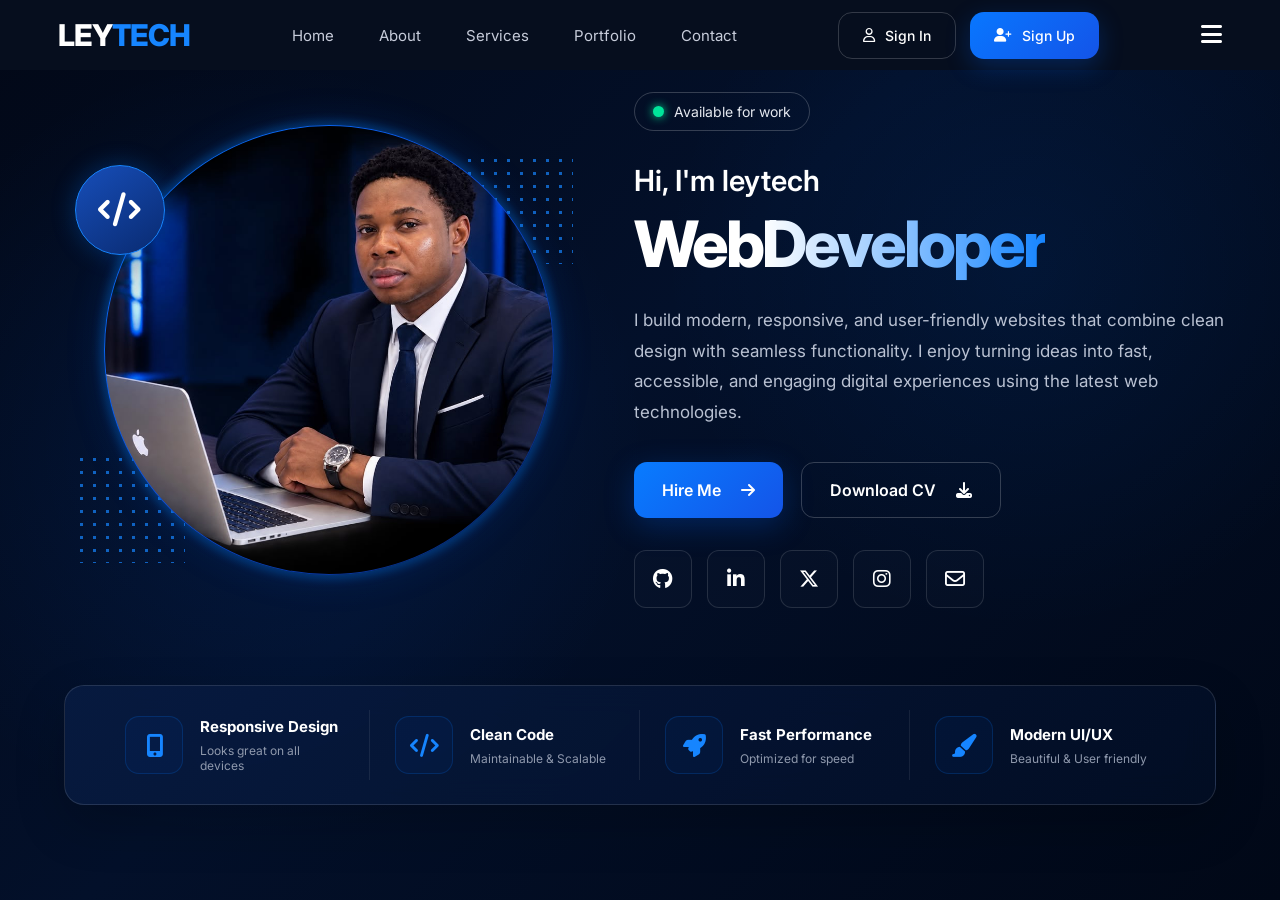
<file: index.html>
<!DOCTYPE html>
<html lang="en">
<head>
    <meta charset="UTF-8">
    <meta name="viewport" content="width=device-width, initial-scale=1.0">
    <title>LEYTECH | Web Developer</title>

    <!-- Google Font -->
    <link rel="preconnect" href="https://fonts.googleapis.com">
    <link rel="preconnect" href="https://fonts.gstatic.com" crossorigin>
    <link href="https://fonts.googleapis.com/css2?family=Inter:wght@400;500;600;700;800&display=swap" rel="stylesheet">

    <!-- Font Awesome -->
    <link rel="stylesheet"
          href="https://cdnjs.cloudflare.com/ajax/libs/font-awesome/6.5.2/css/all.min.css">

    <link rel="stylesheet" href="hero.css">
</head>

<body>

    <!-- ================= NAVBAR ================= -->
    <header class="navbar">

        <a href="#" class="logo">
            
            LEY<span>TECH</span>
        </a>

        <nav>
            <a href="#" class="index.html">Home</a>
            <a href="about.html">About</a>
            <a href="service.html">Services</a>
            <a href="#portfolio">Portfolio</a>
            <a href="contact.html">Contact</a>
        </nav>

        <div class="nav-buttons">
            <a href="#" class="sign-in">
                <i class="fa-regular fa-user"></i>
                Sign In
            </a>

            <a href="#" class="sign-up">
                <i class="fa-solid fa-user-plus"></i>
                Sign Up
            </a>
        </div>

        <button class="menu-btn">
            <i class="fa-solid fa-bars"></i>
        
        </button>

    </header>


    <!-- ================= HERO ================= -->
    <main class="hero">

        <!-- LEFT SIDE -->
        <section class="hero-image">

            <div class="code-badge">
                <i class="fa-solid fa-code"></i>
            </div>

            <div class="profile-circle">
                <!-- Replace with your own image -->
                <img src="photo3.jpeg" class="profile-img" alt="Kingsley">
            </div>

            <div class="dots dots-one"></div>
            <div class="dots dots-two"></div>
         </section>


        <!-- RIGHT SIDE -->
        <section class="hero-content">

            <div class="availability">
                <span></span>
                Available for work
            </div>
            

            <p class="intro">
                Hi, I'm ley<span>tech</span> 


            </p>

            <h1>
                Web<span>Developer</span>
            </h1>

            <p class="description">
                I build modern, responsive, and user-friendly websites
                that combine clean design with seamless functionality.
                I enjoy turning ideas into fast, accessible, and engaging
                digital experiences using the latest web technologies.
            </p>

            <div class="hero-buttons">

                <a href="#contact" class="hire-btn">
                    Hire Me
                    <i class="fa-solid fa-arrow-right"></i>
                </a>

                <a href="#" class="cv-btn">
                    Download CV
                    <i class="fa-solid fa-download"></i>
                </a>

            </div>


            <!-- SOCIAL LINKS -->
            <div class="social-links">

                <a href="#">
                    <i class="fa-brands fa-github"></i>
                </a>

                <a href="#">
                    <i class="fa-brands fa-linkedin-in"></i>
                </a>

                <a href="#">
                    <i class="fa-brands fa-x-twitter"></i>
                </a>

                <a href="#">
                    <i class="fa-brands fa-instagram"></i>
                </a>

                <a href="#">
                    <i class="fa-regular fa-envelope"></i>
                </a>

            </div>

        </section>

    </main>


    <!-- ================= FEATURES ================= -->
    <section class="features">

        <div class="feature">

            <div class="feature-icon">
                <i class="fa-solid fa-mobile-screen-button"></i>
            </div>

            <div>
                <h3>Responsive Design</h3>
                <p>Looks great on all devices</p>
            </div>

        </div>


        <div class="feature">

            <div class="feature-icon">
                <i class="fa-solid fa-code"></i>
            </div>

            <div>
                <h3>Clean Code</h3>
                <p>Maintainable & Scalable</p>
            </div>

        </div>


        <div class="feature">

            <div class="feature-icon">
                <i class="fa-solid fa-rocket"></i>
            </div>

            <div>
                <h3>Fast Performance</h3>
                <p>Optimized for speed</p>
            </div>

        </div>


        <div class="feature">

            <div class="feature-icon">
                <i class="fa-solid fa-paintbrush"></i>
            </div>

            <div>
                <h3>Modern UI/UX</h3>
                <p>Beautiful & User friendly</p>
            </div>

        </div>

    </section>


    <script>
        const menuBtn = document.querySelector(".menu-btn");
        const nav = document.querySelector("nav");

        menuBtn.addEventListener("click", () => {
            nav.classList.toggle("show");
        });
    </script>

</body>
</html>
</file>
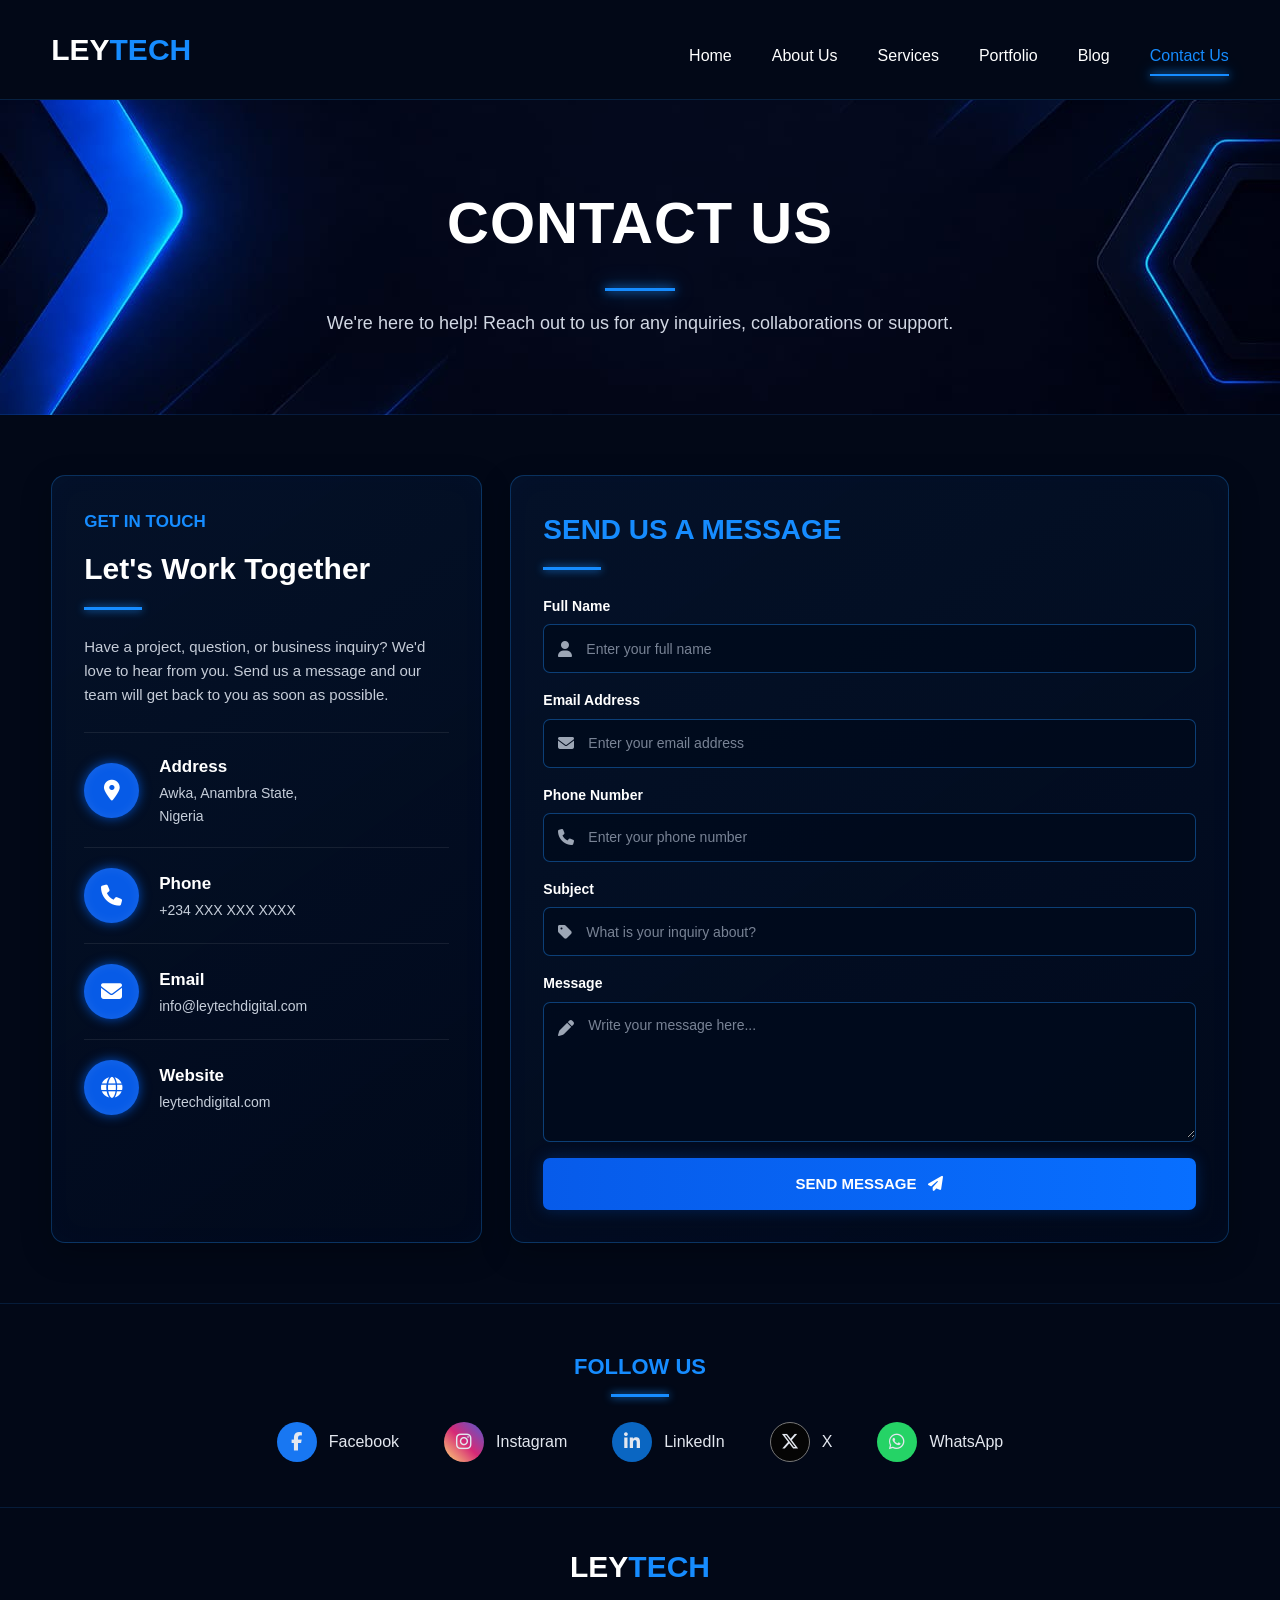
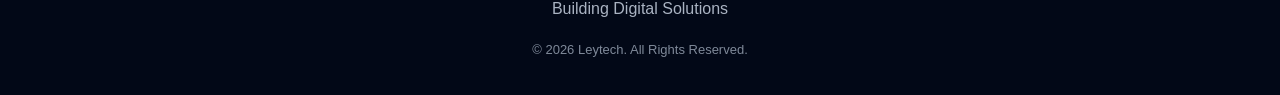
<file: contact.html>
<!doctype html>
<html lang="en">
  <head>
    <meta charset="UTF-8" />
    <meta name="viewport" content="width=device-width, initial-scale=1.0" />

    <title>LEYTECH | Contact Us</title>

    <!-- Font Awesome -->
    <link
      rel="stylesheet"
      href="https://cdnjs.cloudflare.com/ajax/libs/font-awesome/6.5.2/css/all.min.css"
    />

    <!-- Your CSS -->
    <link rel="stylesheet" href="contact.css" />
  </head>

  <body>
    <!-- ================= NAVBAR ================= -->
    <header class="navbar">
      <a href="#" class="logo">
        <span>LEY<span>TECH</span></span>
      </a>

      <nav>
        <a href="index.html">Home</a>
        <a href="about.html">About Us</a>
        <a href="service.html">Services</a>
        <a href="#">Portfolio</a>
        <a href="#">Blog</a>
        <a href="contact.html" class="active">Contact Us</a>
      </nav>
    </header>

    <!-- ================= HERO ================= -->
    <section class="contact-hero">
      <div class="hero-content">
        <h1>CONTACT US</h1>

        <div class="blue-line"></div>

        <p>
          We're here to help! Reach out to us for any inquiries, collaborations
          or support.
        </p>
      </div>
    </section>

    <!-- ================= CONTACT SECTION ================= -->
    <main class="contact-section">
      <!-- LEFT SIDE -->
      <div class="contact-info">
        <span class="small-title">GET IN TOUCH</span>

        <h2>Let's Work Together</h2>

        <div class="small-line"></div>

        <p class="intro">
          Have a project, question, or business inquiry? We'd love to hear from
          you. Send us a message and our team will get back to you as soon as
          possible.
        </p>

        <!-- Address -->
        <div class="contact-item">
          <div class="contact-icon">
            <i class="fa-solid fa-location-dot"></i>
          </div>

          <div>
            <h3>Address</h3>
            <p>Awka, Anambra State,<br />Nigeria</p>
          </div>
        </div>

        <!-- Phone -->
        <div class="contact-item">
          <div class="contact-icon">
            <i class="fa-solid fa-phone"></i>
          </div>

          <div>
            <h3>Phone</h3>
            <p>+234 XXX XXX XXXX</p>
          </div>
        </div>

        <!-- Email -->
        <div class="contact-item">
          <div class="contact-icon">
            <i class="fa-solid fa-envelope"></i>
          </div>

          <div>
            <h3>Email</h3>
            <p>info@leytechdigital.com</p>
          </div>
        </div>

        <!-- Website -->
        <div class="contact-item">
          <div class="contact-icon">
            <i class="fa-solid fa-globe"></i>
          </div>

          <div>
            <h3>Website</h3>
            <p>leytechdigital.com</p>
          </div>
        </div>
      </div>

      <!-- RIGHT SIDE -->
      <div class="contact-form">
        <h2>SEND US A MESSAGE</h2>

        <div class="small-line"></div>

        <form>
          <!-- Full Name -->
          <div class="form-group">
            <label>Full Name</label>

            <div class="input-box">
              <i class="fa-solid fa-user"></i>
              <input type="text" placeholder="Enter your full name" />
            </div>
          </div>

          <!-- Email -->
          <div class="form-group">
            <label>Email Address</label>

            <div class="input-box">
              <i class="fa-solid fa-envelope"></i>
              <input type="email" placeholder="Enter your email address" />
            </div>
          </div>

          <!-- Phone -->
          <div class="form-group">
            <label>Phone Number</label>

            <div class="input-box">
              <i class="fa-solid fa-phone"></i>
              <input type="tel" placeholder="Enter your phone number" />
            </div>
          </div>

          <!-- Subject -->
          <div class="form-group">
            <label>Subject</label>

            <div class="input-box">
              <i class="fa-solid fa-tag"></i>
              <input type="text" placeholder="What is your inquiry about?" />
            </div>
          </div>

          <!-- Message -->
          <div class="form-group">
            <label>Message</label>

            <div class="textarea-box">
              <i class="fa-solid fa-pen"></i>

              <textarea placeholder="Write your message here..."></textarea>
            </div>
          </div>

          <!-- Button -->
          <button type="submit" class="send-btn">
            <span>SEND MESSAGE</span>
            <i class="fa-solid fa-paper-plane"></i>
          </button>
        </form>
      </div>
    </main>

    <!-- ================= SOCIAL SECTION ================= -->
    <section class="social-section">
      <h2>FOLLOW US</h2>

      <div class="small-line"></div>

      <div class="social-links">
        <a href="#">
          <i class="fa-brands fa-facebook-f facebook"></i>
          <span>Facebook</span>
        </a>

        <a href="#">
          <i class="fa-brands fa-instagram instagram"></i>
          <span>Instagram</span>
        </a>

        <a href="#">
          <i class="fa-brands fa-linkedin-in linkedin"></i>
          <span>LinkedIn</span>
        </a>

        <a href="#">
          <i class="fa-brands fa-x-twitter twitter"></i>
          <span>X</span>
        </a>

        <a href="#">
          <i class="fa-brands fa-whatsapp whatsapp"></i>
          <span>WhatsApp</span>
        </a>
      </div>
    </section>

    <!-- ================= FOOTER ================= -->
    <footer>
      <a href="#" class="footer-logo">

        <span>LEY<span>TECH</span></span>
      </a>

      <p>Building Digital Solutions</p>

      <p class="copyright">© 2026 Leytech. All Rights Reserved.</p>
    </footer>
  </body>
</html>
</file>
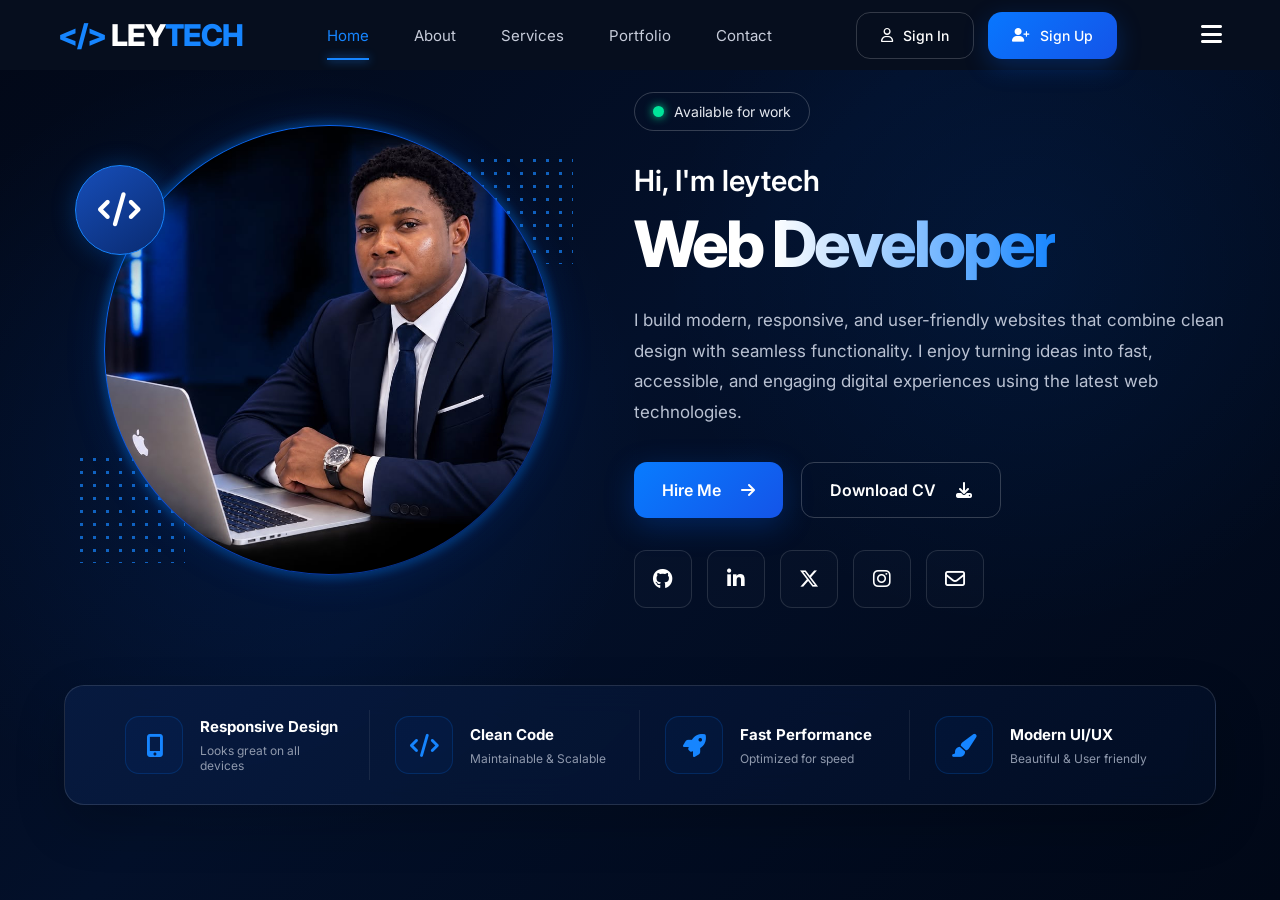
<file: hero.html>
<!DOCTYPE html>
<html lang="en">
<head>
    <meta charset="UTF-8">
    <meta name="viewport" content="width=device-width, initial-scale=1.0">
    <title>LEYTECH | Web Developer</title>

    <!-- Google Font -->
    <link rel="preconnect" href="https://fonts.googleapis.com">
    <link rel="preconnect" href="https://fonts.gstatic.com" crossorigin>
    <link href="https://fonts.googleapis.com/css2?family=Inter:wght@400;500;600;700;800&display=swap" rel="stylesheet">

    <!-- Font Awesome -->
    <link rel="stylesheet"
          href="https://cdnjs.cloudflare.com/ajax/libs/font-awesome/6.5.2/css/all.min.css">

    <link rel="stylesheet" href="hero.css">
</head>

<body>

    <!-- ================= NAVBAR ================= -->
    <header class="navbar">

        <a href="#" class="logo">
             <span class="logo-icon">&lt;/&gt;</span>
            LEY<span>TECH</span>
        </a>

        <nav>
            <a href="#" class="active">Home</a>
            <a href="about.html">About</a>
            <a href="service.html">Services</a>
            <a href="#portfolio">Portfolio</a>
            <a href="#contact">Contact</a>
        </nav>

        <div class="nav-buttons">
            <a href="#" class="sign-in">
                <i class="fa-regular fa-user"></i>
                Sign In
            </a>

            <a href="#" class="sign-up">
                <i class="fa-solid fa-user-plus"></i>
                Sign Up
            </a>
        </div>

        <button class="menu-btn">
            <i class="fa-solid fa-bars"></i>
        
        </button>

    </header>


    <!-- ================= HERO ================= -->
    <main class="hero">

        <!-- LEFT SIDE -->
        <section class="hero-image">

            <div class="code-badge">
                <i class="fa-solid fa-code"></i>
            </div>

            <div class="profile-circle">
                <!-- Replace with your own image -->
                <img src="photo3.jpeg" class="profile-img" alt="Kingsley">
            </div>

            <div class="dots dots-one"></div>
            <div class="dots dots-two"></div>
         </section>


        <!-- RIGHT SIDE -->
        <section class="hero-content">

            <div class="availability">
                <span></span>
                Available for work
            </div>
            

            <p class="intro">
                Hi, I'm ley<span>tech</span> 


            </p>

            <h1>
                Web <span>Developer</span>
            </h1>

            <p class="description">
                I build modern, responsive, and user-friendly websites
                that combine clean design with seamless functionality.
                I enjoy turning ideas into fast, accessible, and engaging
                digital experiences using the latest web technologies.
            </p>

            <div class="hero-buttons">

                <a href="#contact" class="hire-btn">
                    Hire Me
                    <i class="fa-solid fa-arrow-right"></i>
                </a>

                <a href="#" class="cv-btn">
                    Download CV
                    <i class="fa-solid fa-download"></i>
                </a>

            </div>


            <!-- SOCIAL LINKS -->
            <div class="social-links">

                <a href="#">
                    <i class="fa-brands fa-github"></i>
                </a>

                <a href="#">
                    <i class="fa-brands fa-linkedin-in"></i>
                </a>

                <a href="#">
                    <i class="fa-brands fa-x-twitter"></i>
                </a>

                <a href="#">
                    <i class="fa-brands fa-instagram"></i>
                </a>

                <a href="#">
                    <i class="fa-regular fa-envelope"></i>
                </a>

            </div>

        </section>

    </main>


    <!-- ================= FEATURES ================= -->
    <section class="features">

        <div class="feature">

            <div class="feature-icon">
                <i class="fa-solid fa-mobile-screen-button"></i>
            </div>

            <div>
                <h3>Responsive Design</h3>
                <p>Looks great on all devices</p>
            </div>

        </div>


        <div class="feature">

            <div class="feature-icon">
                <i class="fa-solid fa-code"></i>
            </div>

            <div>
                <h3>Clean Code</h3>
                <p>Maintainable & Scalable</p>
            </div>

        </div>


        <div class="feature">

            <div class="feature-icon">
                <i class="fa-solid fa-rocket"></i>
            </div>

            <div>
                <h3>Fast Performance</h3>
                <p>Optimized for speed</p>
            </div>

        </div>


        <div class="feature">

            <div class="feature-icon">
                <i class="fa-solid fa-paintbrush"></i>
            </div>

            <div>
                <h3>Modern UI/UX</h3>
                <p>Beautiful & User friendly</p>
            </div>

        </div>

    </section>


    <script>
        const menuBtn = document.querySelector(".menu-btn");
        const nav = document.querySelector("nav");

        menuBtn.addEventListener("click", () => {
            nav.classList.toggle("show");
        });
    </script>

</body>
</html>
</file>
<file: hero.css>
/* =========================
   GLOBAL
========================= */

* {
    margin: 0;
    padding: 0;
    box-sizing: border-box;
}

html {
    scroll-behavior: smooth;
}

body {
    font-family: "Inter", sans-serif;
    color: #ffffff;

    background:
        radial-gradient(
            circle at 20% 50%,
            rgba(0, 102, 255, 0.10),
            transparent 35%
        ),
        radial-gradient(
            circle at 80% 30%,
            rgba(0, 119, 255, 0.08),
            transparent 30%
        ),
        linear-gradient(
            135deg,
            #020817 0%,
            #03102a 45%,
            #010817 100%
        );

    min-height: 100vh;
    overflow-x: hidden;
}

a {
    text-decoration: none;
    color: inherit;
}


/* =========================
   NAVBAR
========================= */

.navbar {
    width: 100%;
    height: 70px;

    display: flex;
    align-items: center;
    justify-content: space-between;

    padding: 0 4.5%;

    border-bottom: 1px solid rgba(255, 255, 255, 0.05);
    position: fixed;
    z-index: 10;
    background-color: #060e1e;
    border-bottom: none;

    
}


/* LOGO */

.logo {
    font-size: 30px;
    font-weight: 800;
    letter-spacing: -1px;
}

.logo span {
    color: #1685ff;
}



/* NAVIGATION */

nav {
    display: flex;
    align-items: center;
    gap: 45px;
}

nav a {
    position: relative;

    font-size: 15px;
    color: #c7ccda;

    transition: 0.3s;
}

nav a:hover,
nav a.active {
    color: #1685ff;
}

nav a.active::after {
    content: "";

    position: absolute;
    left: 0;
    bottom: -15px;

    width: 100%;
    height: 2px;

    background: #1685ff;
    box-shadow: 0 0 10px #1685ff;
}


/* NAV BUTTONS */

.nav-buttons {
    display: flex;
    gap: 14px;
}

.sign-in,
.sign-up {
    display: flex;
    align-items: center;
    gap: 10px;

    padding: 14px 24px;

    border-radius: 14px;

    font-size: 14px;
    font-weight: 500;

    transition: 0.3s;
}

.sign-in {
    border: 1px solid rgba(255,255,255,0.18);
    color: #ffffff;
}

.sign-in:hover {
    border-color: #1685ff;
    color: #1685ff;
}

.sign-up {
    background: linear-gradient(
        135deg,
        #0877ff,
        #1454e8
    );

    box-shadow: 0 8px 25px rgba(0, 102, 255, 0.25);
}

.sign-up:hover {
    transform: translateY(-2px);
    box-shadow: 0 10px 30px rgba(0, 102, 255, 0.4);
}


/* MOBILE MENU */

.menu-btn {
    display: inline;

    border: none;
    background: transparent;

    color:white;
    font-size: 24px;
    cursor: pointer;
    transition: 0.3;
}
.menu-btn:hover{
box-shadow:0 10px 30px rgba(226, 230, 234, 0.25);
color: white;
}

/* =========================
   HERO
========================= */

.hero {
    width: 90%;
    max-width: 1400px;

    min-height: 700px;

    margin: 0 auto;

    display: grid;
    grid-template-columns: 46% 54%;

    align-items: center;

    gap: 20px;
}


/* =========================
   HERO IMAGE
========================= */

.hero-image {
    position: relative;

    height: 560px;
    

    display: flex;
    align-items: center;
    justify-content: center;
}


/* PROFILE CIRCLE */

.profile-circle{
    width: 450px;
    height: 450px;

    border-radius: 50%;

    padding: 1px;

    background:
        linear-gradient(
            135deg,
            #0877ff,
            #0b4edb,
            #06215f
        );

    box-shadow:
        0 0 10px 4px rgba(0, 132, 255, 0.3),
        0 0 40px rgba(0, 102, 255, 0.15);

    overflow: hidden;

    position: relative;
    z-index: 2;
    transition: 0.3s;
}
.profile-circle:hover{
    border-color: var(--blue);

    transform: translateY(-5px);

    box-shadow:

        0 15px 40px rgba(0,110,255,0.12);

}


.profile-circle img {
    width: 100%;
    height: 100%;

    object-fit: cover;

    border-radius: 50%;

    display: block;
}


/* CODE ICON */

.code-badge {
    position: absolute;

    left: 2%;
    top: 17%;

    width: 90px;
    height: 90px;

    display: flex;
    align-items: center;
    justify-content: center;

    border-radius: 50%;

    background: linear-gradient(
        145deg,
        #174eb9,
        #092a70
    );

    border: 1px solid #1685ff;

    box-shadow:
        0 0 25px rgba(0, 119, 255, 0.3);

    font-size: 34px;

    color: white;

    z-index: 5;
}


/* DOTS */

.dots {
    position: absolute;

    width: 110px;
    height: 110px;

    opacity: 0.7;

    background-image:
        radial-gradient(
            #1685ff 1.5px,
            transparent 1.5px
        );

    background-size: 13px 13px;
}

.dots-one {
    right: 4%;
    top: 15%;
}

.dots-two {
    left: 2%;
    bottom: 12%;
}


/* =========================
   HERO CONTENT
========================= */

.hero-content {
    padding-left: 20px;
}


/* AVAILABLE */

.availability {
    display: inline-flex;

    align-items: center;
    gap: 10px;

    padding: 10px 18px;

    border: 1px solid rgba(255,255,255,0.2);

    border-radius: 30px;

    color: #e4e8ef;

    font-size: 14px;

    margin-bottom: 32px;
}

.availability span {
    width: 11px;
    height: 11px;

    background: #00e59a;

    border-radius: 50%;

    box-shadow:
        0 0 10px #00e59a;
}


/* INTRO */

.intro {
    font-size: 29px;

    font-weight: 600;

    margin-bottom: 12px;
}


/* HEADING */

.hero-content h1 {
    font-size: clamp(50px, 5vw, 76px);

    line-height: 1.05;

    letter-spacing: -3px;

    margin-bottom: 28px;

    font-weight: 800;
}

.hero-content h1 span {
    color: #1685ff;

    background:
        linear-gradient(
            90deg,
            #ffffff,
            #1685ff
        );

    -webkit-background-clip: text;
    -webkit-text-fill-color: transparent;
}


/* DESCRIPTION */

.description {
    max-width: 670px;

    color: #b9c1d2;

    font-size: 17px;

    line-height: 1.8;

    margin-bottom: 35px;
}


/* =========================
   HERO BUTTONS
========================= */

.hero-buttons {
    display: flex;
    gap: 18px;

    margin-bottom: 32px;
}

.hire-btn,
.cv-btn {
    display: flex;
    align-items: center;
    justify-content: center;

    gap: 20px;

    padding: 17px 28px;

    border-radius: 13px;

    font-size: 16px;

    font-weight: 600;

    transition: 0.3s;
}

.hire-btn {
    background:
        linear-gradient(
            135deg,
            #087cff,
            #1454e8
        );

    box-shadow:
        0 8px 30px rgba(0, 102, 255, 0.25);
}

.hire-btn:hover {
    transform: translateY(-3px);

    box-shadow:
        0 12px 35px rgba(0, 102, 255, 0.4);
}

.cv-btn {
    border: 1px solid rgba(255,255,255,0.2);
}

.cv-btn:hover {
    border-color: #1685ff;

    color: #1685ff;
}


/* =========================
   SOCIAL
========================= */

.social-links {
    display: flex;
    gap: 15px;
}

.social-links a {
    width: 58px;
    height: 58px;

    display: flex;
    align-items: center;
    justify-content: center;

    border-radius: 12px;

    border: 1px solid rgba(255,255,255,0.12);

    background: rgba(255,255,255,0.015);

    color: white;

    font-size: 20px;

    transition: 0.3s;
}

.social-links a:hover {
    color: #1685ff;

    border-color: #1685ff;

    transform: translateY(-4px);

    box-shadow:
        0 8px 20px rgba(0, 102, 255, 0.2);
}


/* =========================
   FEATURES
========================= */

.features {
    width: 90%;
    max-width: 1400px;

    margin: -15px auto 50px;

    min-height: 120px;

    display: grid;
    grid-template-columns: repeat(4, 1fr);

    align-items: center;

    padding: 20px 35px;

    border-radius: 20px;

    border: 1px solid rgba(255,255,255,0.12);

    background:
        linear-gradient(
            135deg,
            rgba(8, 28, 67, 0.85),
            rgba(2, 14, 37, 0.85)
        );

    backdrop-filter: blur(15px);

    box-shadow:
        0 20px 50px rgba(0,0,0,0.2);
}

.feature {
    display: flex;

    align-items: center;

    gap: 17px;

    padding: 0 25px;

    min-height: 70px;

    border-right: 1px solid rgba(255,255,255,0.08);
}

.feature:last-child {
    border-right: none;
}


/* FEATURE ICON */

.feature-icon {
    min-width: 58px;
    height: 58px;

    display: flex;
    align-items: center;
    justify-content: center;

    border-radius: 14px;

    border: 1px solid rgba(0, 119, 255, 0.2);

    background:
        rgba(0, 102, 255, 0.05);

    color: #1685ff;

    font-size: 23px;
}

.feature h3 {
    font-size: 15px;

    margin-bottom: 7px;
}

.feature p {
    font-size: 12px;

    color: #8f99ad;
}
</file>
<file: contact.css>
/* =========================
   RESET
========================= */

* {
  margin: 0;
  padding: 0;
  box-sizing: border-box;
}

html {
  scroll-behavior: smooth;
}

body {
  font-family: Arial, Helvetica, sans-serif;
  background: #020817;
  color: #ffffff;
  line-height: 1.6;
}

a {
  text-decoration: none;
  color: inherit;
}

button,
input,
textarea {
  font-family: inherit;
}

/* =========================
   NAVBAR
========================= */

.navbar {
  height: 100px;
  padding: 0 4%;
  display: flex;
  align-items: center;
  justify-content: space-between;

  background: #020817;

  border-bottom: 1px solid rgba(30, 144, 255, 0.18);

  position: relative;
  z-index: 1000;
}

/* LOGO */

.logo {
  display: flex;
  align-items: center;
  gap: 10px;

  font-size: 30px;
  font-weight: 700;
  color: #ffffff;
}

.logo > span:last-child span {
  color: #168cff;
}

.logo-icon {
  color: #168cff;
  font-size: 36px;
  font-weight: bold;
}

/* NAV LINKS */

.navbar nav {
  display: flex;
  align-items: center;
  gap: 40px;
}

.navbar nav a {
  color: #ffffff;
  font-size: 16px;
  position: relative;
  padding: 38px 0 25px;

  transition: 0.3s ease;
}

.navbar nav a:hover {
  color: #168cff;
}

.navbar nav a.active {
  color: #168cff;
}

/* ACTIVE UNDERLINE */

.navbar nav a.active::after {
  content: "";

  position: absolute;

  bottom: 18px;
  left: 0;

  width: 100%;
  height: 2px;

  background: #168cff;

  box-shadow:
    0 0 8px #168cff,
    0 0 15px #168cff;
}

/* =========================
   HERO
========================= */

.contact-hero {
  min-height: 315px;

  display: flex;
  justify-content: center;
  align-items: center;

  position: relative;
  overflow: hidden;
  background-image: url(bg\ 2.jpeg);
  background-size: cover;
  background-position: center;
  background-repeat: no-repeat;
  border-bottom: 1px solid rgba(30, 144, 255, 0.15);
}

/* HERO CONTENT */

.hero-content {
  text-align: center;
  position: relative;
  z-index: 2;
}

.hero-content h1 {
  font-size: 58px;
  font-weight: 700;
  letter-spacing: 1px;
}

.hero-content p {
  max-width: 650px;

  margin: 18px auto 0;

  font-size: 18px;

  color: #d2d8e4;
}

/* BLUE LINE */

.blue-line {
  width: 70px;
  height: 3px;

  margin: 18px auto;

  background: #168cff;

  box-shadow:
    0 0 10px #168cff,
    0 0 20px rgba(22, 140, 255, 0.7);
}

/* LEFT HERO SHAPE */

.hero-shape {
  position: absolute;
  z-index: 1;
}

.left-shape {
  left: -80px;
  top: 20px;

  width: 150px;
  height: 240px;

  border-right: 28px solid #087cff;

  transform: skewX(30deg);

  filter: drop-shadow(0 0 10px #087cff) drop-shadow(0 0 25px #087cff);
}

/* RIGHT SHAPE */

.right-shape {
  right: -80px;
  top: 70px;

  width: 180px;
  height: 180px;

  border: 15px solid rgba(0, 102, 255, 0.12);

  transform: rotate(30deg);
}

/* =========================
   CONTACT SECTION
========================= */

.contact-section {
  width: 92%;
  max-width: 1200px;

  margin: 60px auto;

  display: grid;

  grid-template-columns: 0.75fr 1.25fr;

  gap: 28px;
}

/* CARDS */

.contact-info,
.contact-form {
  background: linear-gradient(
    145deg,
    rgba(5, 20, 45, 0.8),
    rgba(1, 10, 28, 0.95)
  );

  border: 1px solid rgba(30, 144, 255, 0.28);

  border-radius: 14px;

  padding: 32px;

  box-shadow:
    inset 0 0 30px rgba(0, 102, 255, 0.025),
    0 10px 30px rgba(0, 0, 0, 0.25);
}

/* =========================
   CONTACT INFO
========================= */

.small-title {
  color: #168cff;

  font-size: 17px;

  font-weight: 600;
}

.contact-info h2 {
  font-size: 30px;

  margin-top: 10px;
}

.small-line {
  width: 58px;
  height: 3px;

  margin: 14px 0 25px;

  background: #168cff;

  box-shadow: 0 0 8px #168cff;
}

/* INTRO */

.intro {
  color: #c5ccd8;

  font-size: 15px;

  margin-bottom: 25px;
}

/* CONTACT ITEMS */

.contact-item {
  display: flex;
  align-items: center;

  gap: 20px;

  padding: 20px 0;

  border-top: 1px solid rgba(255, 255, 255, 0.08);
}

/* ICON */

.contact-icon {
  width: 55px;
  height: 55px;

  flex-shrink: 0;

  display: flex;
  justify-content: center;
  align-items: center;

  border-radius: 50%;

  color: #ffffff;

  font-size: 21px;

  background: #075be7;

  box-shadow:
    0 0 12px rgba(0, 102, 255, 0.7),
    inset 0 0 12px rgba(255, 255, 255, 0.08);
}

.contact-item h3 {
  font-size: 17px;

  margin-bottom: 2px;
}

.contact-item p {
  color: #c6ceda;

  font-size: 14px;
}

/* =========================
   FORM
========================= */

.contact-form h2 {
  color: #168cff;

  font-size: 28px;
}

/* FORM GROUP */

.form-group {
  margin-bottom: 16px;
}

.form-group label {
  display: block;

  margin-bottom: 7px;

  font-size: 14px;

  font-weight: 600;
}

/* INPUT */

.input-box,
.textarea-box {
  display: flex;
  align-items: center;

  border: 1px solid rgba(30, 144, 255, 0.4);

  border-radius: 7px;

  background: rgba(1, 10, 28, 0.8);

  transition: 0.3s;
}

.input-box {
  height: 49px;
}

.input-box:focus-within,
.textarea-box:focus-within {
  border-color: #168cff;

  box-shadow: 0 0 10px rgba(22, 140, 255, 0.18);
}

.input-box i,
.textarea-box i {
  color: #9ca6b5;

  margin: 0 14px;

  font-size: 16px;
}

/* INPUT */

.input-box input {
  width: 100%;

  height: 100%;

  border: none;

  outline: none;

  background: transparent;

  color: #ffffff;

  font-size: 14px;
}

.input-box input::placeholder,
.textarea-box textarea::placeholder {
  color: #788395;
}

/* TEXTAREA */

.textarea-box {
  align-items: flex-start;

  min-height: 140px;
}

.textarea-box i {
  margin-top: 17px;
}

.textarea-box textarea {
  width: 100%;

  min-height: 135px;

  resize: vertical;

  padding: 14px 10px 14px 0;

  border: none;

  outline: none;

  background: transparent;

  color: #ffffff;

  font-size: 14px;
}

/* =========================
   SEND BUTTON
========================= */

.send-btn {
  width: 100%;

  height: 52px;

  border: none;

  border-radius: 7px;

  background: linear-gradient(90deg, #075bea, #086fff);

  color: #ffffff;

  font-size: 15px;

  font-weight: 600;

  cursor: pointer;

  display: flex;

  justify-content: center;

  align-items: center;

  gap: 12px;

  box-shadow: 0 0 15px rgba(0, 102, 255, 0.25);

  transition: 0.3s;
}

.send-btn:hover {
  transform: translateY(-2px);

  box-shadow: 0 0 25px rgba(0, 102, 255, 0.55);
}

/* =========================
   SOCIAL SECTION
========================= */

.social-section {
  padding: 45px 20px;

  text-align: center;

  border-top: 1px solid rgba(30, 144, 255, 0.15);

  border-bottom: 1px solid rgba(30, 144, 255, 0.15);

  background: #020817;
}

.social-section h2 {
  font-size: 22px;

  color: #168cff;
}

.social-section .small-line {
  margin: 10px auto 25px;
}

/* SOCIAL LINKS */

.social-links {
  display: flex;

  justify-content: center;

  align-items: center;

  flex-wrap: wrap;

  gap: 45px;
}

.social-links a {
  display: flex;

  align-items: center;

  gap: 12px;

  color: #e3e7ef;

  transition: 0.3s;
}

.social-links a:hover {
  color: #168cff;
}

/* SOCIAL ICON */

.social-links i {
  width: 40px;
  height: 40px;

  display: flex;

  align-items: center;
  justify-content: center;

  border-radius: 50%;

  font-size: 18px;
}

/* SOCIAL COLORS */

.facebook {
  background: #1877f2;
}

.instagram {
  background: linear-gradient(45deg, #feda75, #d62976, #4f5bd5);
}

.linkedin {
  background: #0a66c2;
}

.twitter {
  background: #050505;

  border: 1px solid #777;
}

.whatsapp {
  background: #25d366;
}

/* =========================
   FOOTER
========================= */

footer {
  text-align: center;

  padding: 35px 20px;

  background: #020817;
}

/* FOOTER LOGO */

.footer-logo {
  display: inline-flex;

  align-items: center;

  gap: 10px;

  font-size: 30px;

  font-weight: 700;
}

.footer-logo > span:last-child span {
  color: #168cff;
}

footer > p {
  color: #aab3c2;

  margin-top: 5px;
}

footer .copyright {
  margin-top: 18px;

  font-size: 13px;

  color: #7f8999;
}
</file>
